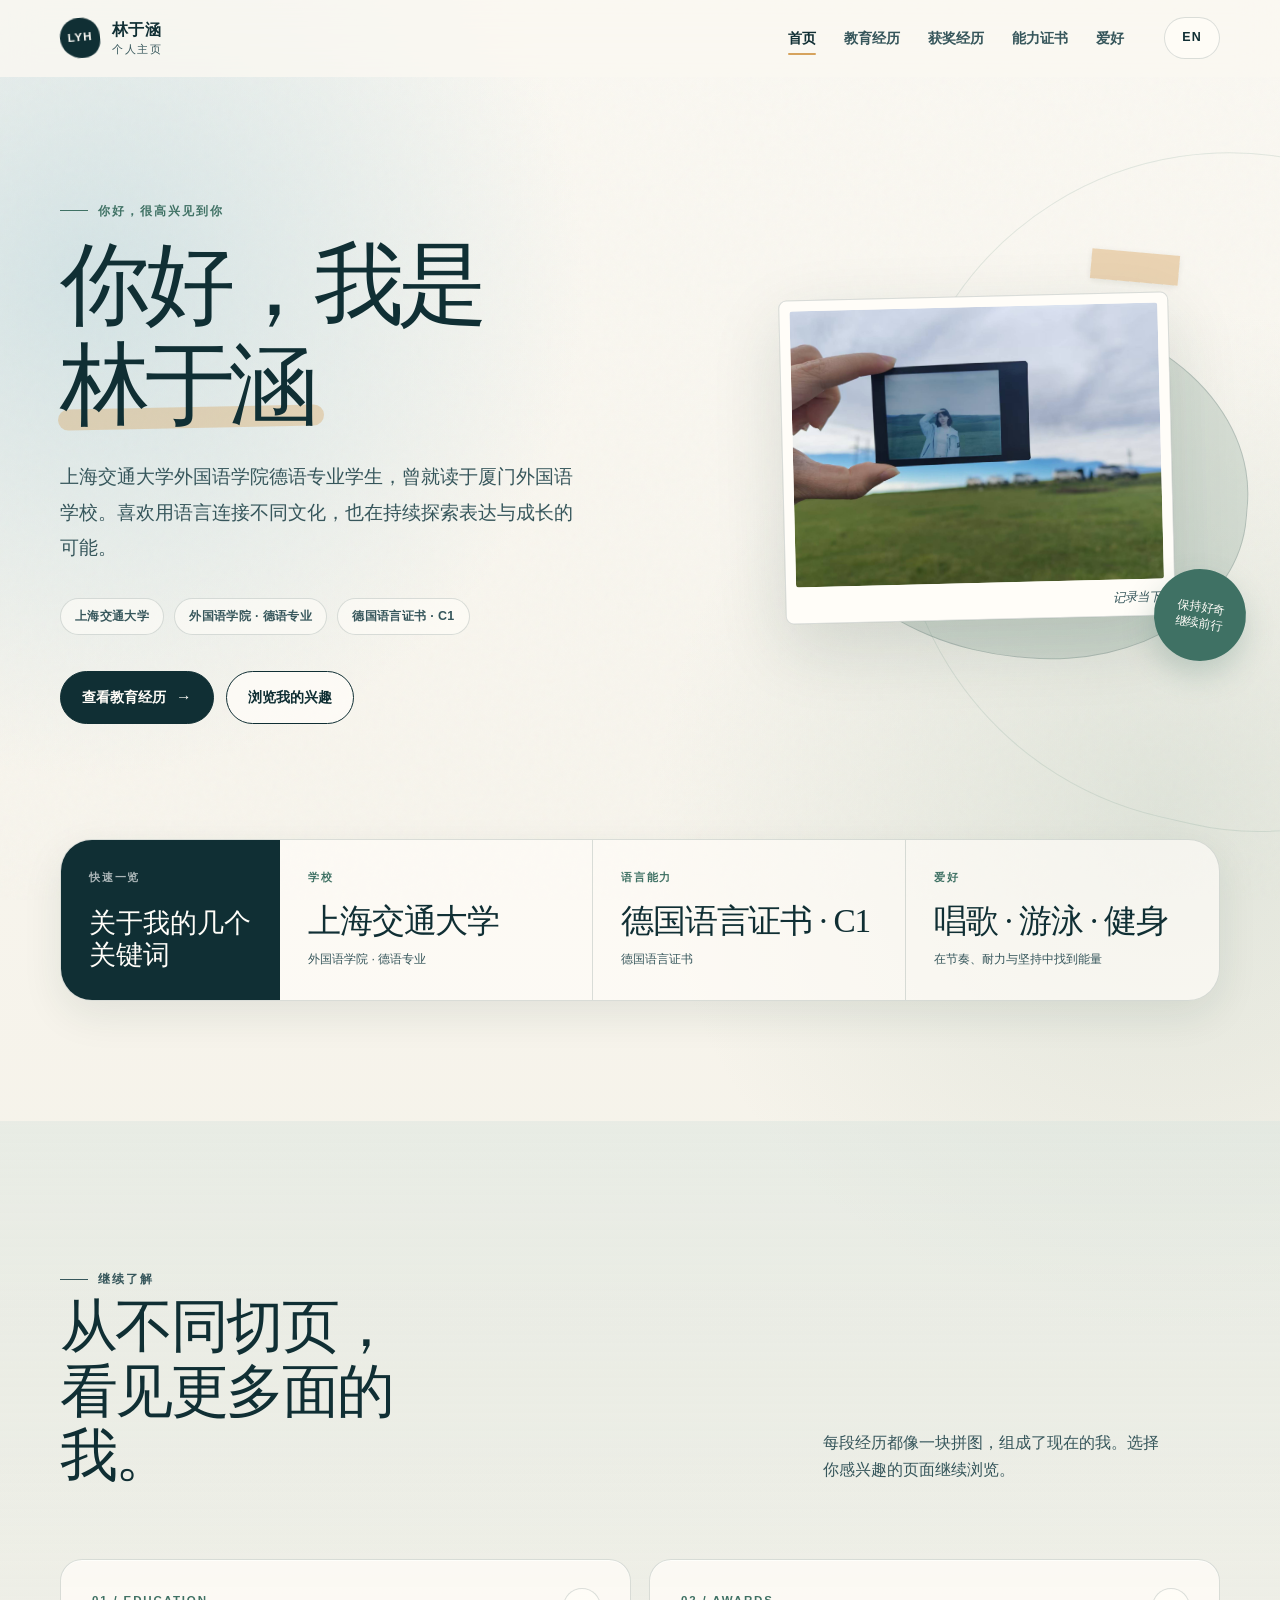
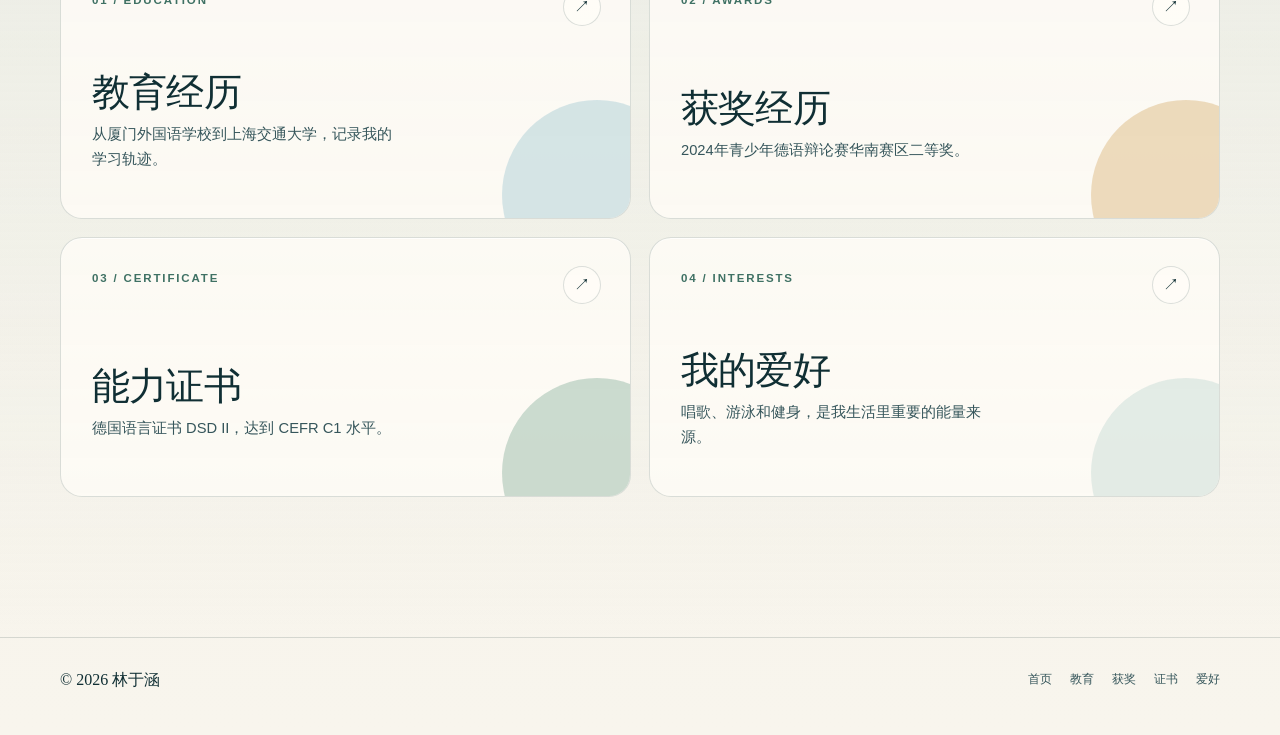
<file: index.html>
<!doctype html>
<html lang="zh-CN" data-title-zh="林于涵｜个人主页" data-title-en="Yuhan Lin | Personal Homepage">
<head>
  <meta charset="utf-8">
  <meta name="viewport" content="width=device-width, initial-scale=1">
  <meta name="theme-color" content="#102f34">
  <meta name="description" content="林于涵的个人主页，包含教育经历、获奖经历、能力证书和兴趣爱好。">
  <title>林于涵｜个人主页</title>
  <link rel="icon" href="assets/favicon.svg" type="image/svg+xml">
  <link rel="stylesheet" href="assets/css/style.css">
  <script>
    document.documentElement.classList.add("js");
    try {
      if (window.localStorage.getItem("lyh-homepage-language") === "en") {
        document.documentElement.lang = "en";
      }
    } catch (error) {}
  </script>
</head>
<body>
  <a class="skip-link" href="#main" data-zh="跳到主要内容" data-en="Skip to main content">跳到主要内容</a>

  <header class="site-header" data-site-header>
    <div class="container header-inner">
      <a class="brand" href="index.html" data-aria-zh="返回首页" data-aria-en="Back to homepage">
        <span class="brand-mark" aria-hidden="true">LYH</span>
        <span class="brand-copy">
          <strong data-content="name" data-zh="林于涵" data-en="Yuhan Lin">林于涵</strong>
          <small data-zh="个人主页" data-en="Personal homepage">个人主页</small>
        </span>
      </a>

      <nav class="site-nav" data-site-nav data-aria-zh="主要导航" data-aria-en="Main navigation">
        <a class="nav-link is-active" href="index.html" aria-current="page" data-zh="首页" data-en="Home">首页</a>
        <a class="nav-link" href="education.html" data-zh="教育经历" data-en="Education">教育经历</a>
        <a class="nav-link" href="awards.html" data-zh="获奖经历" data-en="Awards">获奖经历</a>
        <a class="nav-link" href="certificates.html" data-zh="能力证书" data-en="Certificates">能力证书</a>
        <a class="nav-link" href="hobbies.html" data-zh="爱好" data-en="Interests">爱好</a>
      </nav>

      <button class="lang-toggle" type="button" data-language-toggle aria-pressed="false" data-aria-zh="切换为英文" data-aria-en="Switch to Chinese">
        <span data-zh="EN" data-en="中文">EN</span>
      </button>

      <button class="nav-toggle" type="button" data-nav-toggle aria-expanded="false" data-aria-zh="打开导航菜单" data-aria-en="Open navigation menu">
        <span></span><span></span><span></span>
      </button>
    </div>
  </header>

  <main class="page-content" id="main">
    <section class="home-hero">
      <div class="container hero-grid">
        <div class="hero-copy reveal">
          <p class="eyebrow" data-zh="你好，很高兴见到你" data-en="Hello, nice to meet you">你好，很高兴见到你</p>
          <h1>
            <span data-zh="你好，我是" data-en="Hello, I am">你好，我是</span><br>
            <span class="hero-name" data-content="hero-name" data-zh="林于涵" data-en="Yuhan Lin">林于涵</span>
          </h1>
          <p class="lead" data-content="intro" data-zh="上海交通大学外国语学院德语专业学生，曾就读于厦门外国语学校。喜欢用语言连接不同文化，也在持续探索表达与成长的可能。" data-en="A German major student at the School of Foreign Languages, Shanghai Jiao Tong University, and an alumna of Xiamen Foreign Language School. I enjoy connecting cultures through language and continuing to explore new ways to express and grow.">上海交通大学外国语学院德语专业学生，曾就读于厦门外国语学校。喜欢用语言连接不同文化，也在持续探索表达与成长的可能。</p>

          <div class="hero-meta" aria-label="Personal highlights">
            <span class="pill" data-fact="education-school" data-zh="上海交通大学" data-en="Shanghai Jiao Tong University">上海交通大学</span>
            <span class="pill" data-fact="education-details" data-zh="德语专业" data-en="German Major">德语专业</span>
            <span class="pill" data-fact="certificate">DSD II · C1</span>
          </div>

          <div class="hero-actions">
            <a class="button button-primary" href="education.html">
              <span data-zh="查看教育经历" data-en="View education">查看教育经历</span>
              <span class="button-arrow" aria-hidden="true">→</span>
            </a>
            <a class="button button-secondary" href="hobbies.html">
              <span data-zh="浏览我的兴趣" data-en="Explore my interests">浏览我的兴趣</span>
            </a>
            <div class="contact-links" data-contact-links></div>
          </div>
        </div>

        <div class="photo-stack reveal reveal-delay-1">
          <figure class="photo-frame">
            <img data-content-photo src="assets/images/profile.jpg" width="1706" height="1279" alt="林于涵的照片" data-alt-zh="林于涵的照片" data-alt-en="A photo of Yuhan Lin">
            <figcaption class="photo-caption" data-zh="记录当下" data-en="A moment in time">记录当下</figcaption>
          </figure>
          <div class="hero-note" aria-hidden="true">
            <span><span data-zh="保持好奇" data-en="Stay curious">保持好奇</span><br><span data-zh="继续前行" data-en="Keep going">继续前行</span></span>
          </div>
        </div>
      </div>
    </section>

    <section class="quick-facts">
      <div class="container">
        <div class="facts-shell reveal">
          <div class="fact fact-intro">
            <small data-zh="快速一览" data-en="At a glance">快速一览</small>
            <strong data-zh="关于我的几个关键词" data-en="A few keywords about me">关于我的几个关键词</strong>
          </div>
          <div class="fact">
            <span class="fact-label" data-zh="学校" data-en="University">学校</span>
            <span class="fact-value" data-fact="education-school" data-zh="上海交通大学" data-en="Shanghai Jiao Tong University">上海交通大学</span>
            <span class="fact-note" data-fact="education-details" data-zh="外国语学院 · 德语专业" data-en="School of Foreign Languages · German">外国语学院 · 德语专业</span>
          </div>
          <div class="fact">
            <span class="fact-label" data-zh="语言能力" data-en="Language">语言能力</span>
            <span class="fact-value" data-fact="certificate">DSD II · C1</span>
            <span class="fact-note" data-fact="certificate-note" data-zh="德国语言证书" data-en="German Language Certificate">德国语言证书</span>
          </div>
          <div class="fact">
            <span class="fact-label" data-zh="爱好" data-en="Interests">爱好</span>
            <span class="fact-value" data-fact="hobbies" data-zh="唱歌 · 游泳 · 健身" data-en="Singing · Swimming · Fitness">唱歌 · 游泳 · 健身</span>
            <span class="fact-note" data-zh="在节奏、耐力与坚持中找到能量" data-en="Finding energy through rhythm, endurance, and consistency">在节奏、耐力与坚持中找到能量</span>
          </div>
        </div>
      </div>
    </section>

    <section class="home-map">
      <div class="container">
        <div class="section-heading reveal">
          <div>
            <p class="eyebrow" data-zh="继续了解" data-en="Get to know me">继续了解</p>
            <h2 data-zh="从不同切页，看见更多面的我。" data-en="Discover more about me, one page at a time.">从不同切页，看见更多面的我。</h2>
          </div>
          <p data-zh="每段经历都像一块拼图，组成了现在的我。选择你感兴趣的页面继续浏览。" data-en="Each experience is a piece of the puzzle that makes up who I am. Choose a page that sparks your curiosity.">每段经历都像一块拼图，组成了现在的我。选择你感兴趣的页面继续浏览。</p>
        </div>

        <div class="card-grid">
          <a class="route-card reveal" href="education.html" style="--card-accent: #c5dbe0;">
            <span class="route-index">01 / EDUCATION</span>
            <span class="route-arrow" aria-hidden="true">↗</span>
            <h3 data-zh="教育经历" data-en="Education">教育经历</h3>
            <p data-zh="从厦门外国语学校到上海交通大学，记录我的学习轨迹。" data-en="From Xiamen Foreign Language School to Shanghai Jiao Tong University, tracing my learning journey.">从厦门外国语学校到上海交通大学，记录我的学习轨迹。</p>
          </a>
          <a class="route-card reveal reveal-delay-1" href="awards.html" style="--card-accent: #e7cda7;">
            <span class="route-index">02 / AWARDS</span>
            <span class="route-arrow" aria-hidden="true">↗</span>
            <h3 data-zh="获奖经历" data-en="Awards">获奖经历</h3>
            <p data-zh="2024年青少年德语辩论赛华南赛区二等奖。" data-en="Second Prize in the South China Region of the 2024 Youth German Debate Competition.">2024年青少年德语辩论赛华南赛区二等奖。</p>
          </a>
          <a class="route-card reveal" href="certificates.html" style="--card-accent: #b8cec0;">
            <span class="route-index">03 / CERTIFICATE</span>
            <span class="route-arrow" aria-hidden="true">↗</span>
            <h3 data-zh="能力证书" data-en="Certificates">能力证书</h3>
            <p data-zh="德国语言证书 DSD II，达到 CEFR C1 水平。" data-en="German Language Certificate DSD II, aligned with CEFR level C1.">德国语言证书 DSD II，达到 CEFR C1 水平。</p>
          </a>
          <a class="route-card reveal reveal-delay-1" href="hobbies.html" style="--card-accent: #d9e5df;">
            <span class="route-index">04 / INTERESTS</span>
            <span class="route-arrow" aria-hidden="true">↗</span>
            <h3 data-zh="我的爱好" data-en="My Interests">我的爱好</h3>
            <p data-zh="唱歌、游泳和健身，是我生活里重要的能量来源。" data-en="Singing, swimming, and fitness are important sources of energy in my life.">唱歌、游泳和健身，是我生活里重要的能量来源。</p>
          </a>
        </div>
      </div>
    </section>
  </main>

  <footer class="site-footer">
    <div class="container footer-inner">
      <span class="footer-brand">© <span data-current-year>2026</span> <span data-content="name" data-zh="林于涵" data-en="Yuhan Lin">林于涵</span></span>
      <nav class="footer-links" data-aria-zh="页脚导航" data-aria-en="Footer navigation">
        <a href="index.html" data-zh="首页" data-en="Home">首页</a>
        <a href="education.html" data-zh="教育" data-en="Education">教育</a>
        <a href="awards.html" data-zh="获奖" data-en="Awards">获奖</a>
        <a href="certificates.html" data-zh="证书" data-en="Certificates">证书</a>
        <a href="hobbies.html" data-zh="爱好" data-en="Interests">爱好</a>
      </nav>
    </div>
  </footer>

  <script src="assets/js/content-data.js"></script>
  <script src="assets/js/site.js"></script>
</body>
</html>
</file>
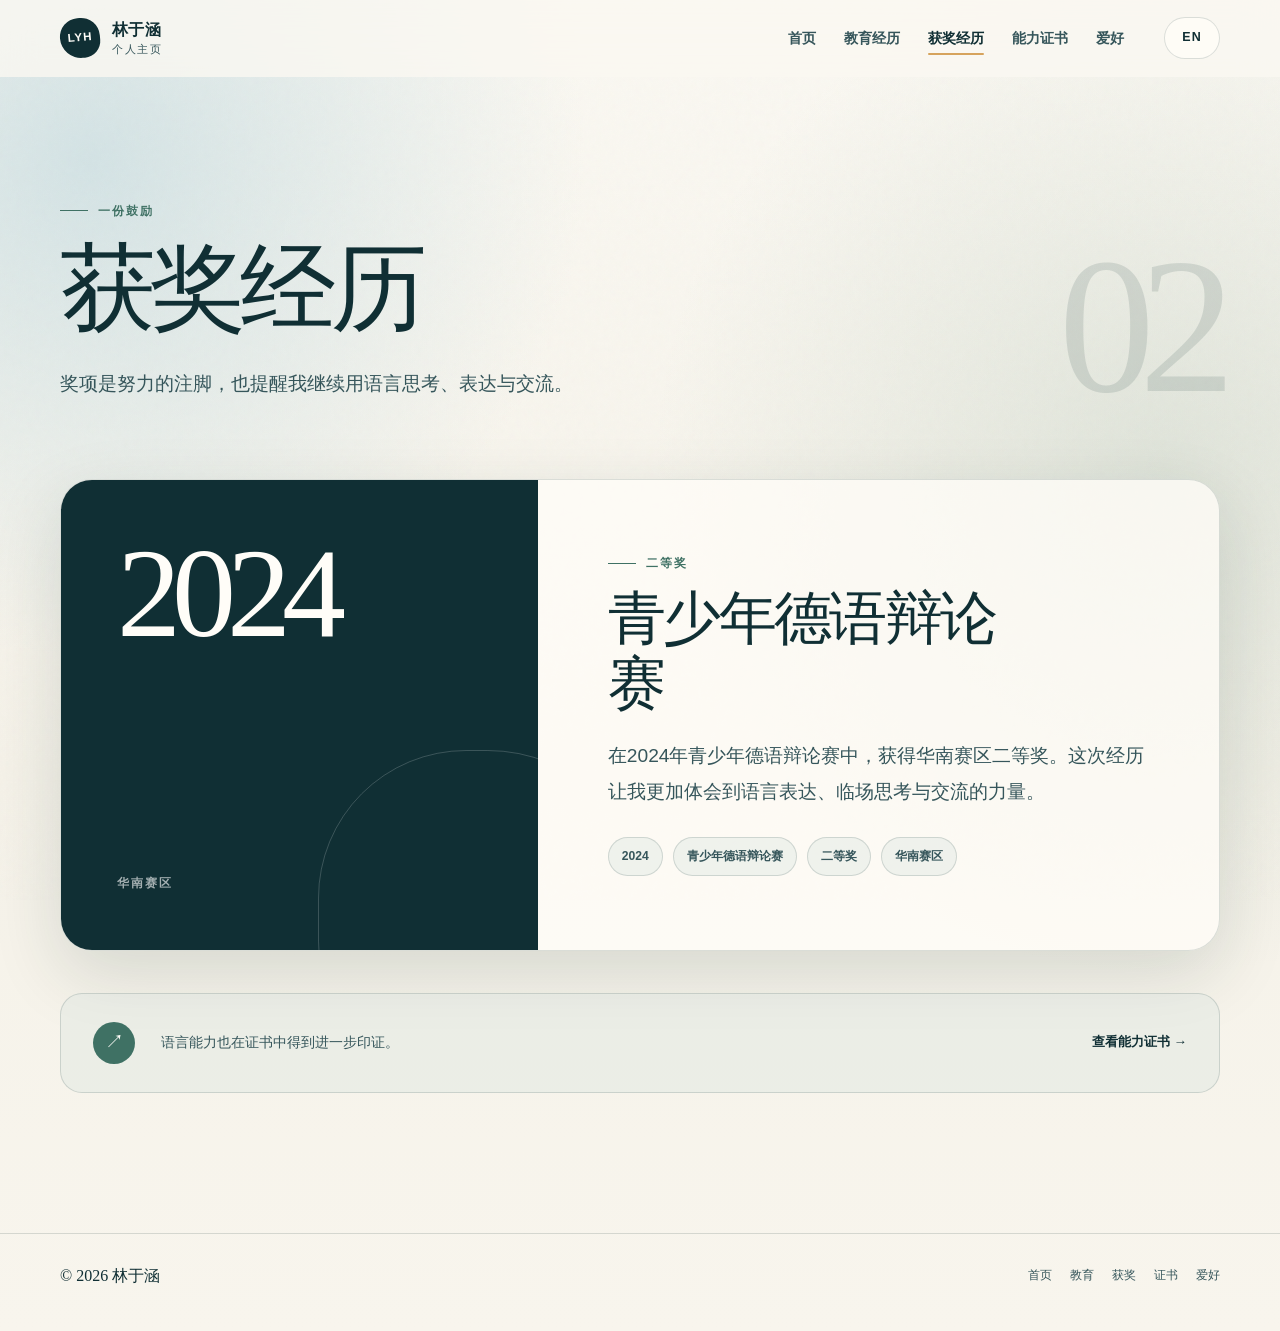
<file: awards.html>
<!doctype html>
<html lang="zh-CN" data-title-zh="获奖经历｜林于涵" data-title-en="Awards | Yuhan Lin">
<head>
  <meta charset="utf-8">
  <meta name="viewport" content="width=device-width, initial-scale=1">
  <meta name="theme-color" content="#102f34">
  <meta name="description" content="林于涵的获奖经历：2024年青少年德语辩论赛华南赛区二等奖。">
  <title>获奖经历｜林于涵</title>
  <link rel="icon" href="assets/favicon.svg" type="image/svg+xml">
  <link rel="stylesheet" href="assets/css/style.css">
  <script>document.documentElement.classList.add("js");try{if(window.localStorage.getItem("lyh-homepage-language")==="en")document.documentElement.lang="en";}catch(error){}</script>
</head>
<body>
  <a class="skip-link" href="#main" data-zh="跳到主要内容" data-en="Skip to main content">跳到主要内容</a>
  <header class="site-header" data-site-header>
    <div class="container header-inner">
      <a class="brand" href="index.html" data-aria-zh="返回首页" data-aria-en="Back to homepage">
        <span class="brand-mark" aria-hidden="true">LYH</span>
        <span class="brand-copy"><strong data-content="name" data-zh="林于涵" data-en="Yuhan Lin">林于涵</strong><small data-zh="个人主页" data-en="Personal homepage">个人主页</small></span>
      </a>
      <nav class="site-nav" data-site-nav data-aria-zh="主要导航" data-aria-en="Main navigation">
        <a class="nav-link" href="index.html" data-zh="首页" data-en="Home">首页</a>
        <a class="nav-link" href="education.html" data-zh="教育经历" data-en="Education">教育经历</a>
        <a class="nav-link is-active" href="awards.html" aria-current="page" data-zh="获奖经历" data-en="Awards">获奖经历</a>
        <a class="nav-link" href="certificates.html" data-zh="能力证书" data-en="Certificates">能力证书</a>
        <a class="nav-link" href="hobbies.html" data-zh="爱好" data-en="Interests">爱好</a>
      </nav>
      <button class="lang-toggle" type="button" data-language-toggle aria-pressed="false" data-aria-zh="切换为英文" data-aria-en="Switch to Chinese"><span data-zh="EN" data-en="中文">EN</span></button>
      <button class="nav-toggle" type="button" data-nav-toggle aria-expanded="false" data-aria-zh="打开导航菜单" data-aria-en="Open navigation menu"><span></span><span></span><span></span></button>
    </div>
  </header>

  <main class="page-content" id="main">
    <section class="inner-hero">
      <div class="container inner-hero-grid">
        <div class="reveal">
          <p class="eyebrow" data-zh="一份鼓励" data-en="A meaningful recognition">一份鼓励</p>
          <h1 data-zh="获奖经历" data-en="Awards">获奖经历</h1>
          <p class="lead" data-zh="奖项是努力的注脚，也提醒我继续用语言思考、表达与交流。" data-en="An award is a footnote to hard work and a reminder to keep thinking, expressing, and communicating through language.">奖项是努力的注脚，也提醒我继续用语言思考、表达与交流。</p>
        </div>
        <div class="page-number" aria-hidden="true">02</div>
      </div>
    </section>

    <section class="content-section">
      <div class="container">
        <div class="content-list" data-render="awards">
          <article class="award-feature reveal">
          <div class="award-year-panel">
            <span class="award-year">2024</span>
            <small data-zh="德语辩论 · 华南赛区" data-en="German Debate · South China">德语辩论 · 华南赛区</small>
          </div>
          <div class="award-copy">
            <p class="eyebrow" data-zh="二等奖" data-en="Second Prize">二等奖</p>
            <h2 data-zh="青少年德语辩论赛华南赛区二等奖" data-en="Second Prize in the South China Region of the Youth German Debate Competition">青少年德语辩论赛华南赛区二等奖</h2>
            <p class="lead" data-zh="在2024年青少年德语辩论赛中，获得华南赛区二等奖。这次经历让我更加体会到语言表达、临场思考与交流的力量。" data-en="I won second prize in the South China Region of the 2024 Youth German Debate Competition. This experience deepened my appreciation for expression, quick thinking, and communication.">在2024年青少年德语辩论赛中，获得华南赛区二等奖。这次经历让我更加体会到语言表达、临场思考与交流的力量。</p>
            <div class="award-tags">
              <span class="tag" data-zh="2024" data-en="2024">2024</span>
              <span class="tag" data-zh="德语辩论" data-en="German Debate">德语辩论</span>
              <span class="tag" data-zh="华南赛区" data-en="South China Region">华南赛区</span>
              <span class="tag" data-zh="二等奖" data-en="Second Prize">二等奖</span>
            </div>
          </div>
        </article>
        </div>

        <div class="closing-note reveal">
          <span class="note-mark" aria-hidden="true">↗</span>
          <p data-zh="语言能力也在证书中得到进一步印证。" data-en="My language journey is also reflected in the certificates I have earned.">语言能力也在证书中得到进一步印证。</p>
          <a href="certificates.html" data-zh="查看能力证书 →" data-en="View certificates →">查看能力证书 →</a>
        </div>
      </div>
    </section>
  </main>

  <footer class="site-footer">
    <div class="container footer-inner">
      <span class="footer-brand">© <span data-current-year>2026</span> <span data-content="name" data-zh="林于涵" data-en="Yuhan Lin">林于涵</span></span>
      <nav class="footer-links" data-aria-zh="页脚导航" data-aria-en="Footer navigation">
        <a href="index.html" data-zh="首页" data-en="Home">首页</a>
        <a href="education.html" data-zh="教育" data-en="Education">教育</a>
        <a href="awards.html" data-zh="获奖" data-en="Awards">获奖</a>
        <a href="certificates.html" data-zh="证书" data-en="Certificates">证书</a>
        <a href="hobbies.html" data-zh="爱好" data-en="Interests">爱好</a>
      </nav>
    </div>
  </footer>
  <script src="assets/js/content-data.js"></script>
  <script src="assets/js/site.js"></script>
</body>
</html>
</file>
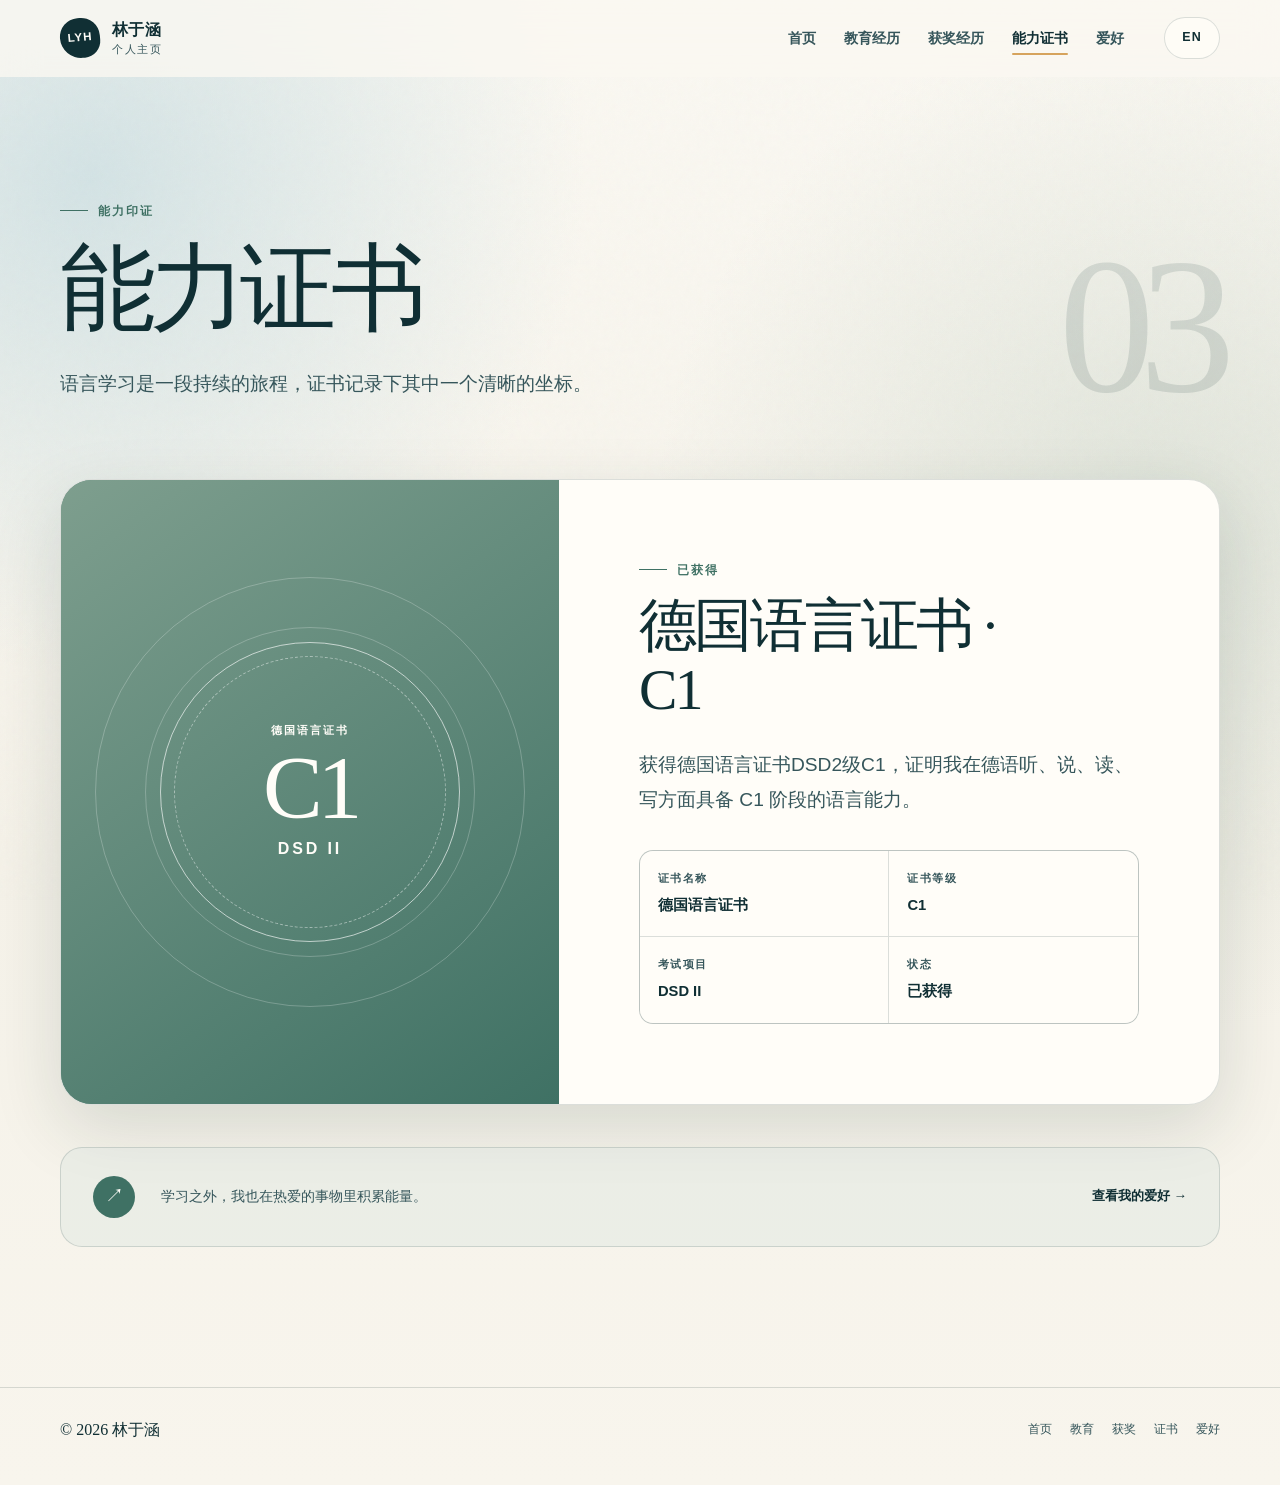
<file: certificates.html>
<!doctype html>
<html lang="zh-CN" data-title-zh="能力证书｜林于涵" data-title-en="Certificates | Yuhan Lin">
<head>
  <meta charset="utf-8">
  <meta name="viewport" content="width=device-width, initial-scale=1">
  <meta name="theme-color" content="#102f34">
  <meta name="description" content="林于涵的能力证书：德国语言证书 DSD II，C1级。">
  <title>能力证书｜林于涵</title>
  <link rel="icon" href="assets/favicon.svg" type="image/svg+xml">
  <link rel="stylesheet" href="assets/css/style.css">
  <script>document.documentElement.classList.add("js");try{if(window.localStorage.getItem("lyh-homepage-language")==="en")document.documentElement.lang="en";}catch(error){}</script>
</head>
<body>
  <a class="skip-link" href="#main" data-zh="跳到主要内容" data-en="Skip to main content">跳到主要内容</a>
  <header class="site-header" data-site-header>
    <div class="container header-inner">
      <a class="brand" href="index.html" data-aria-zh="返回首页" data-aria-en="Back to homepage">
        <span class="brand-mark" aria-hidden="true">LYH</span>
        <span class="brand-copy"><strong data-content="name" data-zh="林于涵" data-en="Yuhan Lin">林于涵</strong><small data-zh="个人主页" data-en="Personal homepage">个人主页</small></span>
      </a>
      <nav class="site-nav" data-site-nav data-aria-zh="主要导航" data-aria-en="Main navigation">
        <a class="nav-link" href="index.html" data-zh="首页" data-en="Home">首页</a>
        <a class="nav-link" href="education.html" data-zh="教育经历" data-en="Education">教育经历</a>
        <a class="nav-link" href="awards.html" data-zh="获奖经历" data-en="Awards">获奖经历</a>
        <a class="nav-link is-active" href="certificates.html" aria-current="page" data-zh="能力证书" data-en="Certificates">能力证书</a>
        <a class="nav-link" href="hobbies.html" data-zh="爱好" data-en="Interests">爱好</a>
      </nav>
      <button class="lang-toggle" type="button" data-language-toggle aria-pressed="false" data-aria-zh="切换为英文" data-aria-en="Switch to Chinese"><span data-zh="EN" data-en="中文">EN</span></button>
      <button class="nav-toggle" type="button" data-nav-toggle aria-expanded="false" data-aria-zh="打开导航菜单" data-aria-en="Open navigation menu"><span></span><span></span><span></span></button>
    </div>
  </header>

  <main class="page-content" id="main">
    <section class="inner-hero">
      <div class="container inner-hero-grid">
        <div class="reveal">
          <p class="eyebrow" data-zh="能力印证" data-en="A mark of ability">能力印证</p>
          <h1 data-zh="能力证书" data-en="Certificates">能力证书</h1>
          <p class="lead" data-zh="语言学习是一段持续的旅程，证书记录下其中一个清晰的坐标。" data-en="Language learning is an ongoing journey, and this certificate marks a clear point along the way.">语言学习是一段持续的旅程，证书记录下其中一个清晰的坐标。</p>
        </div>
        <div class="page-number" aria-hidden="true">03</div>
      </div>
    </section>

    <section class="content-section">
      <div class="container">
        <div class="content-list" data-render="certificates">
          <article class="certificate-card reveal">
          <div class="certificate-visual" aria-hidden="true">
            <div class="certificate-emblem">
              <div class="emblem-inner">
                <span class="emblem-small" data-zh="德国语言证书" data-en="German Language Certificate">德国语言证书</span>
                <span class="emblem-level">C1</span>
                <span class="emblem-code">DSD II</span>
              </div>
            </div>
          </div>
          <div class="certificate-copy">
            <p class="eyebrow" data-zh="已获得" data-en="Earned">已获得</p>
            <h2 data-zh="德国语言证书 DSD II · C1" data-en="German Language Certificate DSD II · C1">德国语言证书 DSD II · C1</h2>
            <p class="lead" data-zh="获得德国语言证书DSD2级C1，证明我在德语听、说、读、写方面具备 C1 阶段的语言能力。" data-en="I have earned the German Language Certificate DSD II at level C1, reflecting my German listening, speaking, reading, and writing abilities at the C1 stage.">获得德国语言证书DSD2级C1，证明我在德语听、说、读、写方面具备 C1 阶段的语言能力。</p>
            <div class="certificate-details">
              <div class="detail-item">
                <small data-zh="证书名称" data-en="Certificate">证书名称</small>
                <strong data-zh="德国语言证书" data-en="German Language Certificate">德国语言证书</strong>
              </div>
              <div class="detail-item">
                <small data-zh="证书等级" data-en="Level">证书等级</small>
                <strong>C1</strong>
              </div>
              <div class="detail-item">
                <small data-zh="考试项目" data-en="Diploma">考试项目</small>
                <strong>DSD II</strong>
              </div>
              <div class="detail-item">
                <small data-zh="状态" data-en="Status">状态</small>
                <strong data-zh="已获得" data-en="Earned">已获得</strong>
              </div>
            </div>
          </div>
        </article>
        </div>

        <div class="closing-note reveal">
          <span class="note-mark" aria-hidden="true">↗</span>
          <p data-zh="学习之外，我也在热爱的事物里积累能量。" data-en="Beyond studying, I also find energy in the things I love.">学习之外，我也在热爱的事物里积累能量。</p>
          <a href="hobbies.html" data-zh="查看我的爱好 →" data-en="View my interests →">查看我的爱好 →</a>
        </div>
      </div>
    </section>
  </main>

  <footer class="site-footer">
    <div class="container footer-inner">
      <span class="footer-brand">© <span data-current-year>2026</span> <span data-content="name" data-zh="林于涵" data-en="Yuhan Lin">林于涵</span></span>
      <nav class="footer-links" data-aria-zh="页脚导航" data-aria-en="Footer navigation">
        <a href="index.html" data-zh="首页" data-en="Home">首页</a>
        <a href="education.html" data-zh="教育" data-en="Education">教育</a>
        <a href="awards.html" data-zh="获奖" data-en="Awards">获奖</a>
        <a href="certificates.html" data-zh="证书" data-en="Certificates">证书</a>
        <a href="hobbies.html" data-zh="爱好" data-en="Interests">爱好</a>
      </nav>
    </div>
  </footer>
  <script src="assets/js/content-data.js"></script>
  <script src="assets/js/site.js"></script>
</body>
</html>
</file>
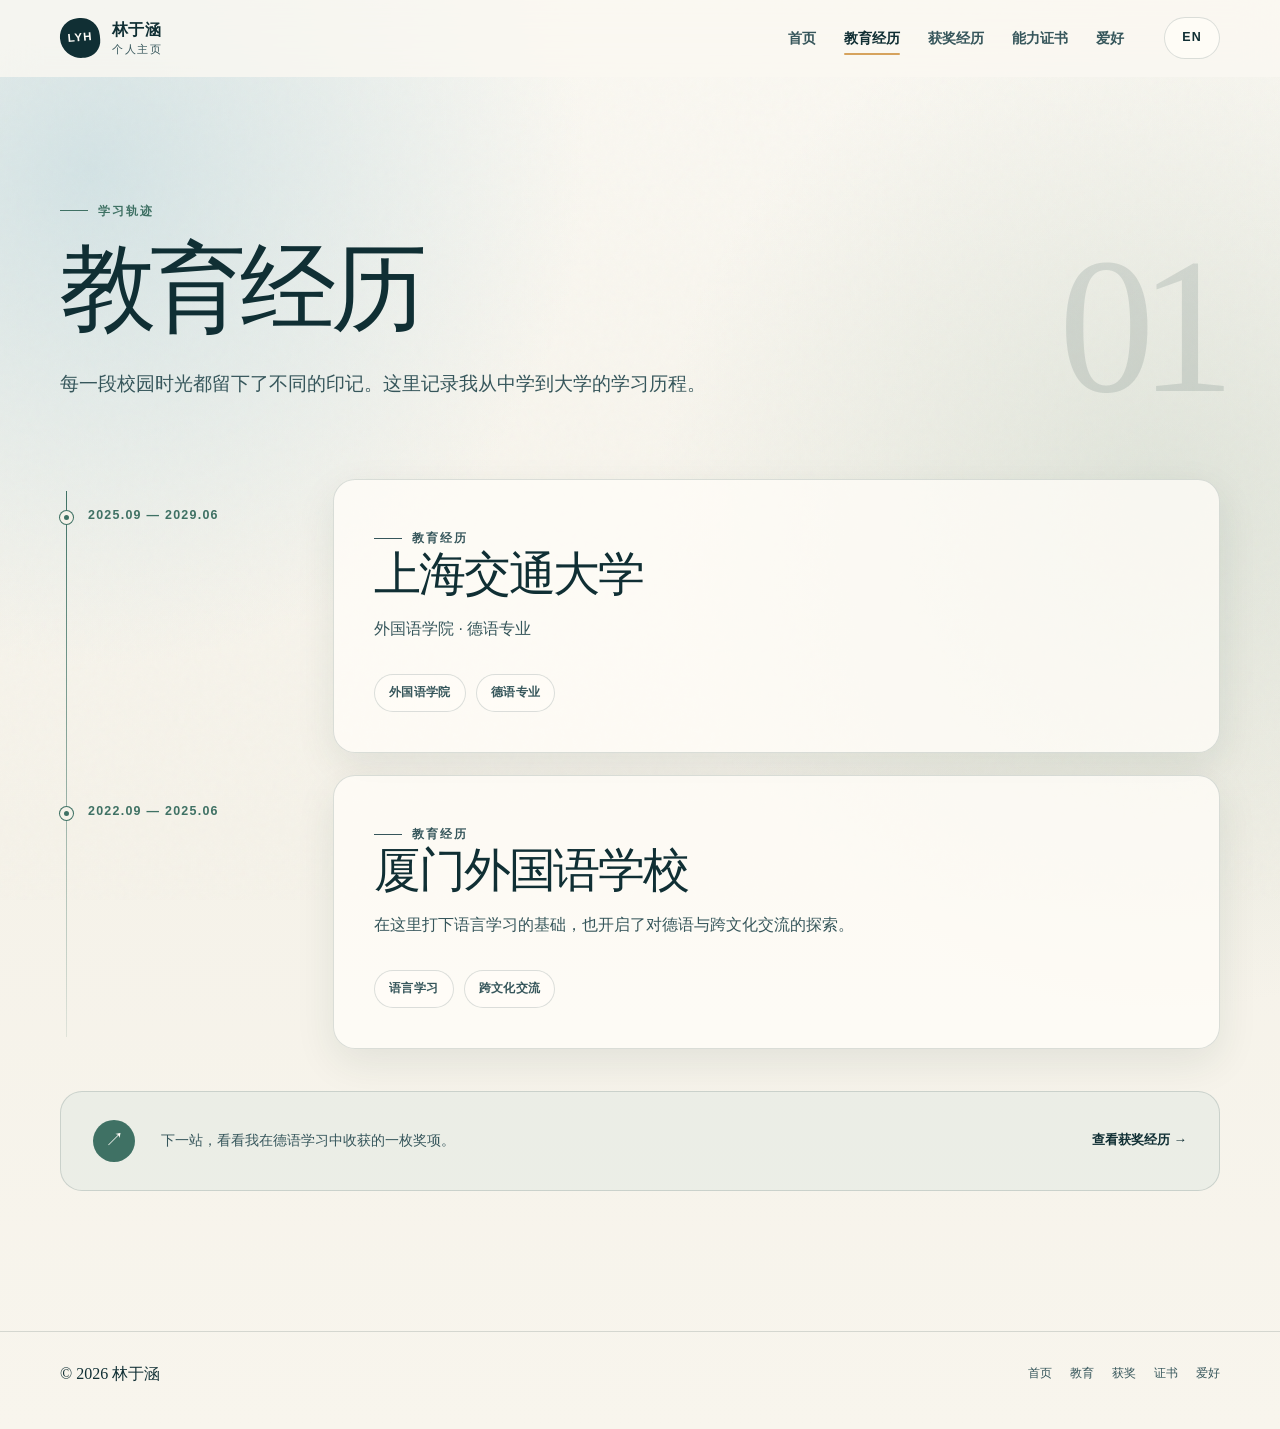
<file: education.html>
<!doctype html>
<html lang="zh-CN" data-title-zh="教育经历｜林于涵" data-title-en="Education | Yuhan Lin">
<head>
  <meta charset="utf-8">
  <meta name="viewport" content="width=device-width, initial-scale=1">
  <meta name="theme-color" content="#102f34">
  <meta name="description" content="林于涵的教育经历：上海交通大学与厦门外国语学校。">
  <title>教育经历｜林于涵</title>
  <link rel="icon" href="assets/favicon.svg" type="image/svg+xml">
  <link rel="stylesheet" href="assets/css/style.css">
  <script>document.documentElement.classList.add("js");try{if(window.localStorage.getItem("lyh-homepage-language")==="en")document.documentElement.lang="en";}catch(error){}</script>
</head>
<body>
  <a class="skip-link" href="#main" data-zh="跳到主要内容" data-en="Skip to main content">跳到主要内容</a>
  <header class="site-header" data-site-header>
    <div class="container header-inner">
      <a class="brand" href="index.html" data-aria-zh="返回首页" data-aria-en="Back to homepage">
        <span class="brand-mark" aria-hidden="true">LYH</span>
        <span class="brand-copy"><strong data-content="name" data-zh="林于涵" data-en="Yuhan Lin">林于涵</strong><small data-zh="个人主页" data-en="Personal homepage">个人主页</small></span>
      </a>
      <nav class="site-nav" data-site-nav data-aria-zh="主要导航" data-aria-en="Main navigation">
        <a class="nav-link" href="index.html" data-zh="首页" data-en="Home">首页</a>
        <a class="nav-link is-active" href="education.html" aria-current="page" data-zh="教育经历" data-en="Education">教育经历</a>
        <a class="nav-link" href="awards.html" data-zh="获奖经历" data-en="Awards">获奖经历</a>
        <a class="nav-link" href="certificates.html" data-zh="能力证书" data-en="Certificates">能力证书</a>
        <a class="nav-link" href="hobbies.html" data-zh="爱好" data-en="Interests">爱好</a>
      </nav>
      <button class="lang-toggle" type="button" data-language-toggle aria-pressed="false" data-aria-zh="切换为英文" data-aria-en="Switch to Chinese"><span data-zh="EN" data-en="中文">EN</span></button>
      <button class="nav-toggle" type="button" data-nav-toggle aria-expanded="false" data-aria-zh="打开导航菜单" data-aria-en="Open navigation menu"><span></span><span></span><span></span></button>
    </div>
  </header>

  <main class="page-content" id="main">
    <section class="inner-hero">
      <div class="container inner-hero-grid">
        <div class="reveal">
          <p class="eyebrow" data-zh="学习轨迹" data-en="Learning journey">学习轨迹</p>
          <h1 data-zh="教育经历" data-en="Education">教育经历</h1>
          <p class="lead" data-zh="每一段校园时光都留下了不同的印记。这里记录我从中学到大学的学习历程。" data-en="Every chapter at school has left a distinct mark. Here is my learning journey from secondary school to university.">每一段校园时光都留下了不同的印记。这里记录我从中学到大学的学习历程。</p>
        </div>
        <div class="page-number" aria-hidden="true">01</div>
      </div>
    </section>

    <section class="content-section">
      <div class="container">
        <div class="timeline" data-render="education">
          <article class="timeline-item reveal">
            <div class="timeline-date">2025.09 — 2029.06</div>
            <div class="timeline-card">
              <p class="eyebrow" data-zh="现就读" data-en="Currently studying">现就读</p>
              <h2 data-zh="上海交通大学" data-en="Shanghai Jiao Tong University">上海交通大学</h2>
              <p data-zh="外国语学院 · 德语专业" data-en="School of Foreign Languages · German Major">外国语学院 · 德语专业</p>
              <span class="school-location" data-zh="本科阶段" data-en="Undergraduate">本科阶段</span>
              <div class="hero-meta">
                <span class="pill" data-zh="外国语学院" data-en="School of Foreign Languages">外国语学院</span>
                <span class="pill" data-zh="德语专业" data-en="German Major">德语专业</span>
              </div>
            </div>
          </article>

          <article class="timeline-item reveal">
            <div class="timeline-date">2022.09 — 2025.06</div>
            <div class="timeline-card">
              <p class="eyebrow" data-zh="中学阶段" data-en="Secondary school">中学阶段</p>
              <h2 data-zh="厦门外国语学校" data-en="Xiamen Foreign Language School">厦门外国语学校</h2>
              <p data-zh="在这里打下语言学习的基础，也开启了对德语与跨文化交流的探索。" data-en="This is where I built the foundation of my language learning and began exploring German and cross-cultural communication.">在这里打下语言学习的基础，也开启了对德语与跨文化交流的探索。</p>
              <span class="school-location" data-zh="2022 — 2025" data-en="2022 — 2025">2022 — 2025</span>
            </div>
          </article>
        </div>

        <div class="closing-note reveal">
          <span class="note-mark" aria-hidden="true">↗</span>
          <p data-zh="下一站，看看我在德语学习中收获的一枚奖项。" data-en="Next, discover an award I earned through German learning.">下一站，看看我在德语学习中收获的一枚奖项。</p>
          <a href="awards.html" data-zh="查看获奖经历 →" data-en="View awards →">查看获奖经历 →</a>
        </div>
      </div>
    </section>
  </main>

  <footer class="site-footer">
    <div class="container footer-inner">
      <span class="footer-brand">© <span data-current-year>2026</span> <span data-content="name" data-zh="林于涵" data-en="Yuhan Lin">林于涵</span></span>
      <nav class="footer-links" data-aria-zh="页脚导航" data-aria-en="Footer navigation">
        <a href="index.html" data-zh="首页" data-en="Home">首页</a>
        <a href="education.html" data-zh="教育" data-en="Education">教育</a>
        <a href="awards.html" data-zh="获奖" data-en="Awards">获奖</a>
        <a href="certificates.html" data-zh="证书" data-en="Certificates">证书</a>
        <a href="hobbies.html" data-zh="爱好" data-en="Interests">爱好</a>
      </nav>
    </div>
  </footer>
  <script src="assets/js/content-data.js"></script>
  <script src="assets/js/site.js"></script>
</body>
</html>
</file>
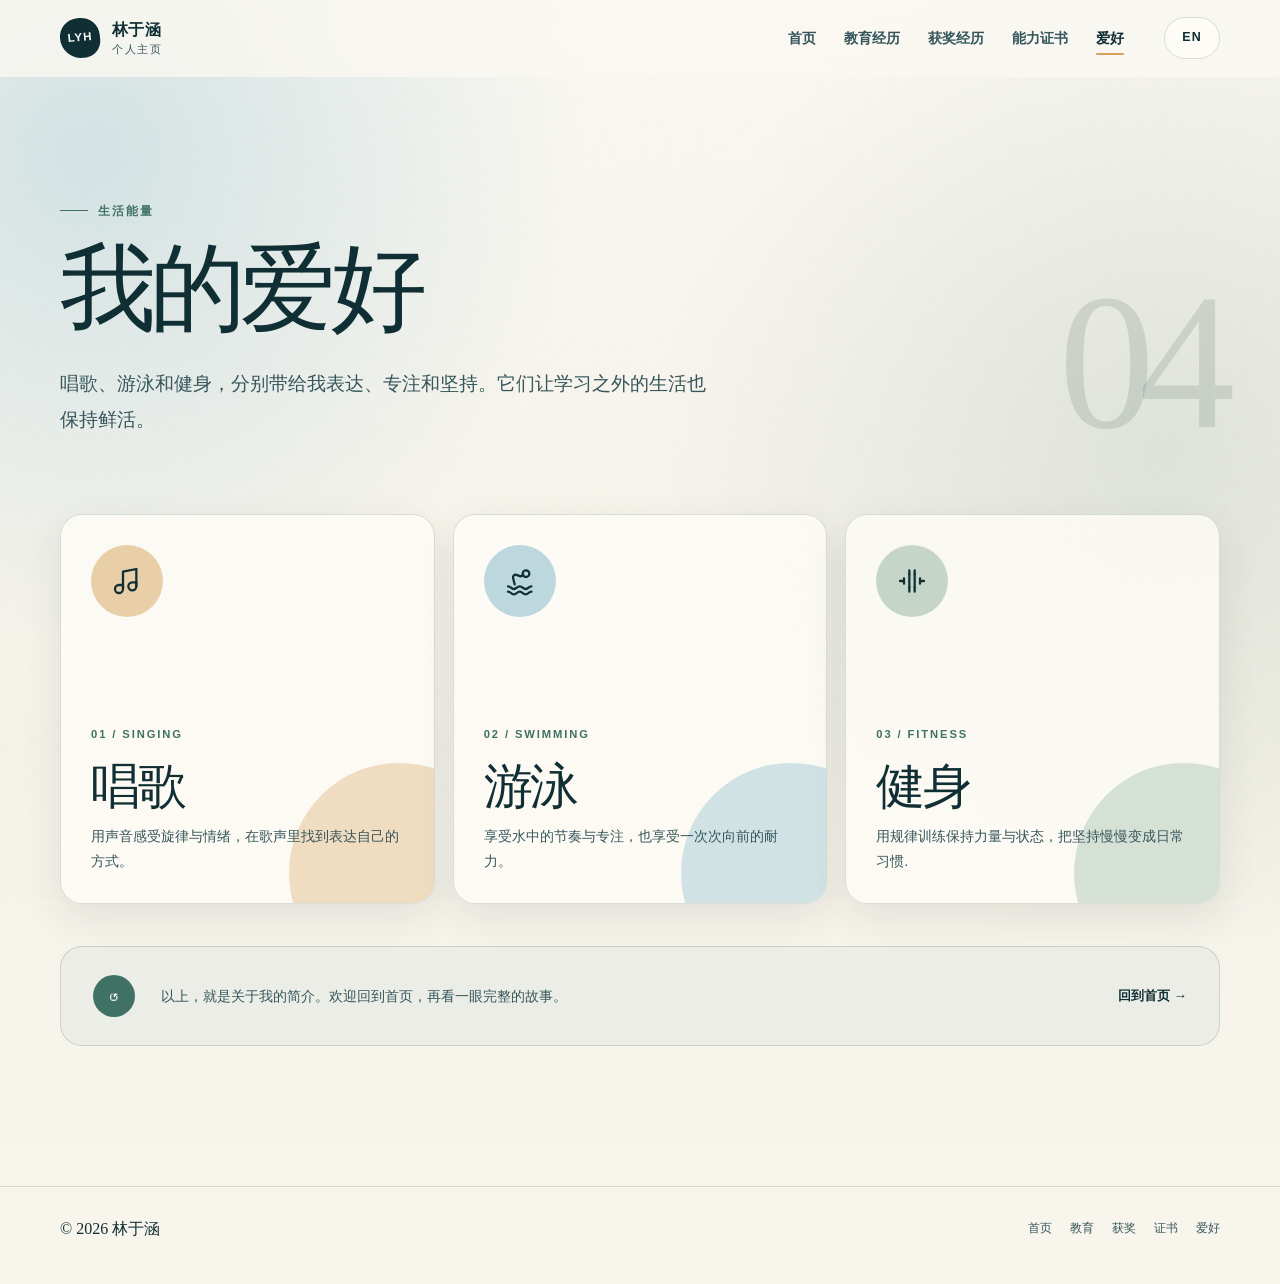
<file: hobbies.html>
<!doctype html>
<html lang="zh-CN" data-title-zh="爱好｜林于涵" data-title-en="Interests | Yuhan Lin">
<head>
  <meta charset="utf-8">
  <meta name="viewport" content="width=device-width, initial-scale=1">
  <meta name="theme-color" content="#102f34">
  <meta name="description" content="林于涵的爱好：唱歌、游泳和健身。">
  <title>爱好｜林于涵</title>
  <link rel="icon" href="assets/favicon.svg" type="image/svg+xml">
  <link rel="stylesheet" href="assets/css/style.css">
  <script>document.documentElement.classList.add("js");try{if(window.localStorage.getItem("lyh-homepage-language")==="en")document.documentElement.lang="en";}catch(error){}</script>
</head>
<body>
  <a class="skip-link" href="#main" data-zh="跳到主要内容" data-en="Skip to main content">跳到主要内容</a>
  <header class="site-header" data-site-header>
    <div class="container header-inner">
      <a class="brand" href="index.html" data-aria-zh="返回首页" data-aria-en="Back to homepage">
        <span class="brand-mark" aria-hidden="true">LYH</span>
        <span class="brand-copy"><strong data-content="name" data-zh="林于涵" data-en="Yuhan Lin">林于涵</strong><small data-zh="个人主页" data-en="Personal homepage">个人主页</small></span>
      </a>
      <nav class="site-nav" data-site-nav data-aria-zh="主要导航" data-aria-en="Main navigation">
        <a class="nav-link" href="index.html" data-zh="首页" data-en="Home">首页</a>
        <a class="nav-link" href="education.html" data-zh="教育经历" data-en="Education">教育经历</a>
        <a class="nav-link" href="awards.html" data-zh="获奖经历" data-en="Awards">获奖经历</a>
        <a class="nav-link" href="certificates.html" data-zh="能力证书" data-en="Certificates">能力证书</a>
        <a class="nav-link is-active" href="hobbies.html" aria-current="page" data-zh="爱好" data-en="Interests">爱好</a>
      </nav>
      <button class="lang-toggle" type="button" data-language-toggle aria-pressed="false" data-aria-zh="切换为英文" data-aria-en="Switch to Chinese"><span data-zh="EN" data-en="中文">EN</span></button>
      <button class="nav-toggle" type="button" data-nav-toggle aria-expanded="false" data-aria-zh="打开导航菜单" data-aria-en="Open navigation menu"><span></span><span></span><span></span></button>
    </div>
  </header>

  <main class="page-content" id="main">
    <section class="inner-hero">
      <div class="container inner-hero-grid">
        <div class="reveal">
          <p class="eyebrow" data-zh="生活能量" data-en="Everyday energy">生活能量</p>
          <h1 data-zh="我的爱好" data-en="My Interests">我的爱好</h1>
          <p class="lead" data-zh="唱歌、游泳和健身，分别带给我表达、专注和坚持。它们让学习之外的生活也保持鲜活。" data-en="Singing, swimming, and fitness bring me expression, focus, and consistency. They keep life lively beyond studying.">唱歌、游泳和健身，分别带给我表达、专注和坚持。它们让学习之外的生活也保持鲜活。</p>
        </div>
        <div class="page-number" aria-hidden="true">04</div>
      </div>
    </section>

    <section class="content-section">
      <div class="container">
        <div class="hobby-grid" data-render="hobbies">
          <article class="hobby-card reveal" style="--card-tint: #e8cfa8;">
            <div class="hobby-icon" aria-hidden="true">
              <svg viewBox="0 0 24 24"><path d="M9 18V5l10-2v13"/><path d="M9 18a3 3 0 1 1-3-3h3v3Zm10-2a3 3 0 1 1-3-3h3v3Z"/></svg>
            </div>
            <div class="hobby-card-copy">
              <span class="hobby-number">01 / SINGING</span>
              <h2 data-zh="唱歌" data-en="Singing">唱歌</h2>
              <p data-zh="用声音感受旋律与情绪，在歌声里找到表达自己的方式。" data-en="Feeling melody and emotion through my voice, and finding a way to express myself through song.">用声音感受旋律与情绪，在歌声里找到表达自己的方式。</p>
            </div>
          </article>

          <article class="hobby-card reveal reveal-delay-1" style="--card-tint: #bcd7dd;">
            <div class="hobby-icon" aria-hidden="true">
              <svg viewBox="0 0 24 24"><path d="M3 16c2.2 0 2.2 2 4.4 2s2.2-2 4.4-2 2.2 2 4.4 2 2.2-2 4.4-2"/><path d="M3 20c2.2 0 2.2 2 4.4 2s2.2-2 4.4-2 2.2 2 4.4 2 2.2-2 4.4-2"/><circle cx="16.5" cy="6.5" r="2.5"/><path d="M8 14.5 6.8 9.8a2 2 0 0 1 2.6-2.4l3 1.1 2.1-.9"/></svg>
            </div>
            <div class="hobby-card-copy">
              <span class="hobby-number">02 / SWIMMING</span>
              <h2 data-zh="游泳" data-en="Swimming">游泳</h2>
              <p data-zh="享受水中的节奏与专注，也享受一次次向前的耐力。" data-en="Enjoying the rhythm and focus in the water, and the endurance of moving forward, stroke by stroke.">享受水中的节奏与专注，也享受一次次向前的耐力。</p>
            </div>
          </article>

          <article class="hobby-card reveal reveal-delay-2" style="--card-tint: #c5d6c8;">
            <div class="hobby-icon" aria-hidden="true">
              <svg viewBox="0 0 24 24"><path d="M6 10v4M10 7v10M14 7v10M18 10v4"/><path d="M3 12h2m14 0h2M10 4v3m4-3v3M10 17v3m4-3v3"/></svg>
            </div>
            <div class="hobby-card-copy">
              <span class="hobby-number">03 / FITNESS</span>
              <h2 data-zh="健身" data-en="Fitness">健身</h2>
              <p data-zh="用规律训练保持力量与状态，把坚持慢慢变成日常习惯。" data-en="Building strength and energy through regular training, and turning consistency into a daily habit.">用规律训练保持力量与状态，把坚持慢慢变成日常习惯。</p>
            </div>
          </article>
        </div>

        <div class="closing-note reveal">
          <span class="note-mark" aria-hidden="true">↺</span>
          <p data-zh="以上，就是关于我的简介。欢迎回到首页，再看一眼完整的故事。" data-en="That is a quick introduction to me. Return to the homepage for the full story.">以上，就是关于我的简介。欢迎回到首页，再看一眼完整的故事。</p>
          <a href="index.html" data-zh="回到首页 →" data-en="Back to homepage →">回到首页 →</a>
        </div>
      </div>
    </section>
  </main>

  <footer class="site-footer">
    <div class="container footer-inner">
      <span class="footer-brand">© <span data-current-year>2026</span> <span data-content="name" data-zh="林于涵" data-en="Yuhan Lin">林于涵</span></span>
      <nav class="footer-links" data-aria-zh="页脚导航" data-aria-en="Footer navigation">
        <a href="index.html" data-zh="首页" data-en="Home">首页</a>
        <a href="education.html" data-zh="教育" data-en="Education">教育</a>
        <a href="awards.html" data-zh="获奖" data-en="Awards">获奖</a>
        <a href="certificates.html" data-zh="证书" data-en="Certificates">证书</a>
        <a href="hobbies.html" data-zh="爱好" data-en="Interests">爱好</a>
      </nav>
    </div>
  </footer>
  <script src="assets/js/content-data.js"></script>
  <script src="assets/js/site.js"></script>
</body>
</html>
</file>
<file: assets/css/style.css>
:root {
  --ink: #102f34;
  --ink-soft: #36565b;
  --paper: #f5f2e9;
  --paper-deep: #ebe6d9;
  --white: #fffdf8;
  --sage: #8aa796;
  --sage-deep: #3f7164;
  --mist: #dbe5df;
  --sky: #c5dbe0;
  --ochre: #d6a35d;
  --line: rgba(16, 47, 52, 0.15);
  --shadow: 0 24px 70px rgba(20, 50, 46, 0.14);
  --shadow-soft: 0 14px 40px rgba(20, 50, 46, 0.09);
  --radius-lg: 32px;
  --radius-md: 22px;
  --radius-sm: 14px;
  --container: 1160px;
  --sans: "Avenir Next", "Segoe UI", "PingFang SC", "Hiragino Sans GB", "Microsoft YaHei", sans-serif;
  --serif: "Iowan Old Style", "Baskerville", "Songti SC", "STSong", Georgia, serif;
}

*,
*::before,
*::after {
  box-sizing: border-box;
}

html {
  scroll-behavior: smooth;
}

body {
  margin: 0;
  min-height: 100vh;
  overflow-x: hidden;
  color: var(--ink);
  background:
    radial-gradient(circle at 7% 12%, rgba(197, 219, 224, 0.72), transparent 31rem),
    radial-gradient(circle at 91% 35%, rgba(138, 167, 150, 0.22), transparent 32rem),
    linear-gradient(180deg, #faf8f2 0%, var(--paper) 58%, #f8f5ed 100%);
  font-family: var(--sans);
  line-height: 1.7;
  -webkit-font-smoothing: antialiased;
  text-rendering: optimizeLegibility;
}

body::before {
  position: fixed;
  inset: 0;
  z-index: -1;
  pointer-events: none;
  content: "";
  opacity: 0.2;
  background-image: url("data:image/svg+xml,%3Csvg viewBox='0 0 160 160' xmlns='http://www.w3.org/2000/svg'%3E%3Cfilter id='n'%3E%3CfeTurbulence type='fractalNoise' baseFrequency='.9' numOctaves='3' stitchTiles='stitch'/%3E%3C/filter%3E%3Crect width='100%25' height='100%25' filter='url(%23n)' opacity='.12'/%3E%3C/svg%3E");
}

img {
  display: block;
  max-width: 100%;
}

a {
  color: inherit;
  text-decoration: none;
}

button,
a {
  -webkit-tap-highlight-color: transparent;
}

button {
  font: inherit;
}

::selection {
  color: var(--white);
  background: var(--sage-deep);
}

:focus-visible {
  outline: 3px solid rgba(214, 163, 93, 0.82);
  outline-offset: 4px;
}

.skip-link {
  position: fixed;
  top: 12px;
  left: 12px;
  z-index: 100;
  padding: 10px 16px;
  border-radius: 999px;
  color: var(--white);
  background: var(--ink);
  transform: translateY(-150%);
  transition: transform 180ms ease;
}

.skip-link:focus {
  transform: translateY(0);
}

.container {
  width: min(calc(100% - 40px), var(--container));
  margin-inline: auto;
}

.site-header {
  position: sticky;
  top: 0;
  z-index: 50;
  border-bottom: 1px solid transparent;
  background: rgba(250, 248, 242, 0.8);
  backdrop-filter: blur(18px);
  transition: border-color 180ms ease, box-shadow 180ms ease;
}

.site-header.is-scrolled {
  border-color: var(--line);
  box-shadow: 0 10px 30px rgba(16, 47, 52, 0.05);
}

.header-inner {
  display: flex;
  align-items: center;
  justify-content: space-between;
  min-height: 76px;
  gap: 28px;
}

.brand {
  display: inline-flex;
  align-items: center;
  gap: 12px;
  flex: 0 0 auto;
}

.brand-mark {
  display: grid;
  width: 40px;
  height: 40px;
  place-items: center;
  border-radius: 50% 50% 44% 56%;
  color: var(--white);
  background: var(--ink);
  font-size: 0.72rem;
  font-weight: 800;
  letter-spacing: 0.08em;
  transform: rotate(-5deg);
}

.brand-copy {
  display: grid;
  line-height: 1.15;
}

.brand-copy strong {
  font-family: var(--serif);
  font-size: 1rem;
  letter-spacing: 0.02em;
}

.brand-copy small {
  margin-top: 4px;
  color: var(--ink-soft);
  font-size: 0.68rem;
  letter-spacing: 0.14em;
  text-transform: uppercase;
}

.site-nav {
  display: flex;
  align-items: center;
  gap: 4px;
  margin-left: auto;
}

.nav-link {
  position: relative;
  padding: 9px 12px;
  border-radius: 999px;
  color: var(--ink-soft);
  font-size: 0.9rem;
  font-weight: 650;
  white-space: nowrap;
  transition: color 180ms ease, background-color 180ms ease;
}

.nav-link::after {
  position: absolute;
  right: 12px;
  bottom: 4px;
  left: 12px;
  height: 2px;
  border-radius: 999px;
  content: "";
  background: var(--ochre);
  transform: scaleX(0);
  transform-origin: left;
  transition: transform 180ms ease;
}

.nav-link:hover {
  color: var(--ink);
  background: rgba(138, 167, 150, 0.12);
}

.nav-link.is-active {
  color: var(--ink);
}

.nav-link.is-active::after {
  transform: scaleX(1);
}

.lang-toggle,
.nav-toggle {
  border: 1px solid var(--line);
  color: var(--ink);
  background: rgba(255, 253, 248, 0.78);
  cursor: pointer;
  transition: transform 180ms ease, border-color 180ms ease, background-color 180ms ease;
}

.lang-toggle {
  flex: 0 0 auto;
  min-width: 56px;
  padding: 9px 13px;
  border-radius: 999px;
  font-size: 0.78rem;
  font-weight: 800;
  letter-spacing: 0.09em;
}

.lang-toggle:hover,
.nav-toggle:hover {
  border-color: rgba(16, 47, 52, 0.34);
  background: var(--white);
  transform: translateY(-1px);
}

.nav-toggle {
  display: none;
  width: 42px;
  height: 42px;
  padding: 0;
  border-radius: 50%;
}

.nav-toggle span {
  display: block;
  width: 18px;
  height: 2px;
  margin: 4px auto;
  border-radius: 99px;
  background: var(--ink);
  transition: transform 180ms ease, opacity 180ms ease;
}

.nav-toggle.is-open span:first-child {
  transform: translateY(6px) rotate(45deg);
}

.nav-toggle.is-open span:nth-child(2) {
  opacity: 0;
}

.nav-toggle.is-open span:last-child {
  transform: translateY(-6px) rotate(-45deg);
}

.page-content {
  min-height: calc(100vh - 260px);
}

.eyebrow {
  display: inline-flex;
  align-items: center;
  gap: 10px;
  margin: 0 0 14px;
  color: var(--sage-deep);
  font-size: 0.74rem;
  font-weight: 800;
  letter-spacing: 0.17em;
  text-transform: uppercase;
}

.eyebrow::before {
  width: 28px;
  height: 1px;
  content: "";
  background: currentColor;
}

h1,
h2,
h3,
p {
  margin-top: 0;
}

h1,
h2,
h3 {
  line-height: 1.12;
}

h1,
h2 {
  font-family: var(--serif);
  font-weight: 500;
}

h1 {
  max-width: 13ch;
  margin-bottom: 24px;
  font-size: clamp(3.2rem, 7vw, 6.8rem);
  letter-spacing: -0.06em;
}

h2 {
  margin-bottom: 18px;
  font-size: clamp(2.1rem, 4.5vw, 4rem);
  letter-spacing: -0.045em;
}

h3 {
  margin-bottom: 10px;
  font-size: 1.22rem;
  letter-spacing: -0.02em;
}

.lead {
  max-width: 62ch;
  margin-bottom: 0;
  color: var(--ink-soft);
  font-size: clamp(1.02rem, 1.7vw, 1.2rem);
  line-height: 1.85;
}

.home-hero {
  position: relative;
  padding: clamp(64px, 9vw, 122px) 0 clamp(70px, 9vw, 118px);
}

.home-hero::after {
  position: absolute;
  top: 10%;
  right: -18rem;
  z-index: -1;
  width: 42rem;
  height: 42rem;
  border: 1px solid rgba(63, 113, 100, 0.13);
  border-radius: 52% 48% 47% 53%;
  content: "";
  transform: rotate(13deg);
}

.hero-grid {
  display: grid;
  grid-template-columns: minmax(0, 1.08fr) minmax(340px, 0.92fr);
  align-items: center;
  gap: clamp(52px, 8vw, 106px);
}

.hero-copy .lead {
  max-width: 49ch;
}

.hero-name {
  position: relative;
  display: inline-block;
}

.hero-name::after {
  position: absolute;
  right: -0.12em;
  bottom: 0.09em;
  left: -0.02em;
  z-index: -1;
  height: 0.23em;
  border-radius: 99px;
  content: "";
  background: rgba(214, 163, 93, 0.37);
  transform: rotate(-1.2deg);
}

.hero-meta {
  display: flex;
  flex-wrap: wrap;
  gap: 10px;
  margin-top: 32px;
}

.pill {
  display: inline-flex;
  align-items: center;
  min-height: 36px;
  padding: 7px 14px;
  border: 1px solid var(--line);
  border-radius: 999px;
  color: var(--ink-soft);
  background: rgba(255, 253, 248, 0.6);
  font-size: 0.78rem;
  font-weight: 700;
  letter-spacing: 0.03em;
}

.hero-actions {
  display: flex;
  flex-wrap: wrap;
  gap: 12px;
  margin-top: 36px;
}

.button {
  display: inline-flex;
  min-height: 50px;
  align-items: center;
  justify-content: center;
  gap: 10px;
  padding: 12px 21px;
  border: 1px solid var(--ink);
  border-radius: 999px;
  font-size: 0.9rem;
  font-weight: 750;
  transition: transform 180ms ease, box-shadow 180ms ease, background-color 180ms ease, color 180ms ease;
}

.button:hover {
  transform: translateY(-2px);
  box-shadow: 0 12px 24px rgba(16, 47, 52, 0.13);
}

.button-primary {
  color: var(--white);
  background: var(--ink);
}

.button-primary:hover {
  background: var(--sage-deep);
}

.button-secondary {
  background: rgba(255, 253, 248, 0.75);
}

.button-arrow {
  font-size: 1.08em;
  transition: transform 180ms ease;
}

.button:hover .button-arrow {
  transform: translateX(3px);
}

.photo-stack {
  position: relative;
  justify-self: center;
  width: min(100%, 470px);
}

.photo-stack::before,
.photo-stack::after {
  position: absolute;
  z-index: -1;
  content: "";
}

.photo-stack::before {
  inset: 8% -8% -6% 11%;
  border: 1px solid rgba(16, 47, 52, 0.16);
  border-radius: 48% 52% 46% 54%;
  background: rgba(138, 167, 150, 0.28);
  transform: rotate(5deg);
}

.photo-stack::after {
  top: -28px;
  right: 7%;
  width: 88px;
  height: 30px;
  background: rgba(214, 163, 93, 0.42);
  transform: rotate(5deg);
  box-shadow: 0 2px 7px rgba(16, 47, 52, 0.08);
}

.photo-frame {
  position: relative;
  padding: 10px 10px 36px;
  border: 1px solid rgba(16, 47, 52, 0.16);
  border-radius: 8px;
  background: var(--white);
  box-shadow: var(--shadow);
  transform: rotate(-1.4deg);
}

.photo-frame img {
  width: 100%;
  aspect-ratio: 4 / 3;
  border-radius: 3px;
  object-fit: cover;
}

.photo-caption {
  position: absolute;
  right: 14px;
  bottom: 7px;
  margin: 0;
  color: var(--ink-soft);
  font-family: var(--serif);
  font-size: 0.78rem;
  font-style: italic;
}

.hero-note {
  position: absolute;
  right: -34px;
  bottom: -25px;
  display: grid;
  width: 92px;
  height: 92px;
  place-items: center;
  border-radius: 50%;
  color: var(--white);
  background: var(--sage-deep);
  font-family: var(--serif);
  font-size: 0.76rem;
  line-height: 1.35;
  text-align: center;
  transform: rotate(8deg);
  box-shadow: 0 14px 30px rgba(63, 113, 100, 0.25);
}

.quick-facts {
  padding: 0 0 clamp(72px, 10vw, 120px);
}

.facts-shell {
  display: grid;
  grid-template-columns: 0.7fr repeat(3, 1fr);
  overflow: hidden;
  border: 1px solid var(--line);
  border-radius: var(--radius-lg);
  background: rgba(255, 253, 248, 0.68);
  box-shadow: var(--shadow-soft);
}

.fact {
  min-height: 160px;
  padding: 28px;
  border-right: 1px solid var(--line);
}

.fact:last-child {
  border-right: 0;
}

.fact-intro {
  display: flex;
  flex-direction: column;
  justify-content: space-between;
  color: var(--white);
  background: var(--ink);
}

.fact-intro small,
.fact-label {
  color: rgba(255, 255, 255, 0.65);
  font-size: 0.69rem;
  font-weight: 800;
  letter-spacing: 0.16em;
  text-transform: uppercase;
}

.fact-intro strong {
  font-family: var(--serif);
  font-size: 1.7rem;
  font-weight: 500;
  line-height: 1.2;
}

.fact-label {
  display: block;
  margin-bottom: 14px;
  color: var(--sage-deep);
}

.fact-value {
  display: block;
  font-family: var(--serif);
  font-size: clamp(1.45rem, 2.6vw, 2.25rem);
  line-height: 1.18;
  letter-spacing: -0.035em;
}

.fact-note {
  display: block;
  margin-top: 9px;
  color: var(--ink-soft);
  font-size: 0.78rem;
}

.home-map {
  padding: clamp(80px, 11vw, 140px) 0;
  background: linear-gradient(180deg, rgba(219, 229, 223, 0.5), rgba(245, 242, 233, 0));
}

.section-heading {
  display: grid;
  grid-template-columns: minmax(0, 1fr) minmax(260px, 0.55fr);
  align-items: end;
  gap: 40px;
  margin-bottom: clamp(42px, 6vw, 70px);
}

.section-heading h2 {
  max-width: 13ch;
  margin-bottom: 0;
}

.section-heading p {
  max-width: 38ch;
  margin-bottom: 6px;
  color: var(--ink-soft);
}

.card-grid {
  display: grid;
  grid-template-columns: repeat(2, minmax(0, 1fr));
  gap: 18px;
}

.route-card {
  position: relative;
  display: grid;
  min-height: 260px;
  overflow: hidden;
  padding: 31px;
  border: 1px solid var(--line);
  border-radius: var(--radius-md);
  background: rgba(255, 253, 248, 0.76);
  box-shadow: 0 1px 0 rgba(255, 255, 255, 0.6) inset;
  transition: transform 220ms ease, box-shadow 220ms ease, border-color 220ms ease;
}

.route-card::after {
  position: absolute;
  right: -62px;
  bottom: -72px;
  width: 190px;
  height: 190px;
  border-radius: 50%;
  content: "";
  background: var(--card-accent, var(--mist));
  opacity: 0.72;
  transition: transform 300ms ease;
}

.route-card:hover {
  border-color: rgba(16, 47, 52, 0.31);
  box-shadow: var(--shadow-soft);
  transform: translateY(-5px);
}

.route-card:hover::after {
  transform: scale(1.13);
}

.route-index {
  color: var(--sage-deep);
  font-size: 0.72rem;
  font-weight: 800;
  letter-spacing: 0.16em;
}

.route-card h3 {
  align-self: end;
  max-width: 12ch;
  margin: 30px 0 8px;
  font-family: var(--serif);
  font-size: clamp(1.75rem, 3vw, 2.45rem);
  font-weight: 500;
}

.route-card p {
  align-self: start;
  max-width: 38ch;
  margin: 0;
  color: var(--ink-soft);
  font-size: 0.92rem;
}

.route-arrow {
  position: absolute;
  top: 28px;
  right: 29px;
  z-index: 1;
  display: grid;
  width: 38px;
  height: 38px;
  place-items: center;
  border: 1px solid var(--line);
  border-radius: 50%;
  background: rgba(255, 253, 248, 0.6);
  font-size: 1rem;
  transition: color 180ms ease, background-color 180ms ease, transform 180ms ease;
}

.route-card:hover .route-arrow {
  color: var(--white);
  background: var(--ink);
  transform: rotate(-10deg);
}

.inner-hero {
  position: relative;
  padding: clamp(68px, 9vw, 118px) 0 clamp(42px, 6vw, 78px);
}

.inner-hero-grid {
  display: grid;
  grid-template-columns: minmax(0, 1fr) auto;
  align-items: end;
  gap: 50px;
}

.inner-hero h1 {
  max-width: 11ch;
  font-size: clamp(3.2rem, 7.5vw, 7rem);
}

.page-number {
  min-width: 140px;
  color: rgba(16, 47, 52, 0.12);
  font-family: var(--serif);
  font-size: clamp(6rem, 15vw, 12rem);
  line-height: 0.78;
  letter-spacing: -0.08em;
  text-align: right;
}

.content-section {
  padding: 0 0 clamp(90px, 11vw, 140px);
}

.timeline {
  position: relative;
  display: grid;
  gap: 22px;
  padding-left: 28px;
}

.timeline::before {
  position: absolute;
  top: 12px;
  bottom: 12px;
  left: 6px;
  width: 1px;
  content: "";
  background: linear-gradient(var(--sage-deep), rgba(63, 113, 100, 0.12));
}

.timeline-item {
  position: relative;
  display: grid;
  grid-template-columns: 215px minmax(0, 1fr);
  gap: 30px;
  align-items: start;
}

.timeline-item::before {
  position: absolute;
  top: 32px;
  left: -28px;
  width: 13px;
  height: 13px;
  border: 4px solid var(--paper);
  border-radius: 50%;
  content: "";
  background: var(--sage-deep);
  box-shadow: 0 0 0 1px var(--sage-deep);
}

.timeline-date {
  padding-top: 26px;
  color: var(--sage-deep);
  font-size: 0.78rem;
  font-weight: 800;
  letter-spacing: 0.1em;
}

.timeline-card {
  padding: clamp(25px, 4vw, 40px);
  border: 1px solid var(--line);
  border-radius: var(--radius-md);
  background: rgba(255, 253, 248, 0.78);
  box-shadow: var(--shadow-soft);
}

.timeline-card h2 {
  max-width: 18ch;
  margin-bottom: 14px;
  font-size: clamp(1.8rem, 3.7vw, 3rem);
}

.timeline-card p {
  margin-bottom: 0;
  color: var(--ink-soft);
}

.school-location {
  display: inline-flex;
  align-items: center;
  gap: 7px;
  margin-top: 18px;
  color: var(--ink);
  font-size: 0.82rem;
  font-weight: 700;
}

.school-location::before {
  width: 7px;
  height: 7px;
  border-radius: 50%;
  content: "";
  background: var(--ochre);
}

.award-feature {
  display: grid;
  grid-template-columns: minmax(0, 0.7fr) minmax(320px, 1fr);
  overflow: hidden;
  border: 1px solid var(--line);
  border-radius: var(--radius-lg);
  background: rgba(255, 253, 248, 0.78);
  box-shadow: var(--shadow);
}

.award-year-panel {
  position: relative;
  display: flex;
  min-height: 470px;
  flex-direction: column;
  justify-content: space-between;
  padding: clamp(32px, 5vw, 56px);
  overflow: hidden;
  color: var(--white);
  background: var(--ink);
}

.award-year-panel::after {
  position: absolute;
  right: -110px;
  bottom: -130px;
  width: 330px;
  height: 330px;
  border: 1px solid rgba(255, 255, 255, 0.18);
  border-radius: 48% 52% 55% 45%;
  content: "";
}

.award-year {
  position: relative;
  z-index: 1;
  font-family: var(--serif);
  font-size: clamp(4rem, 10vw, 8rem);
  line-height: 0.9;
  letter-spacing: -0.07em;
}

.award-year-panel small {
  position: relative;
  z-index: 1;
  color: rgba(255, 255, 255, 0.62);
  font-size: 0.72rem;
  font-weight: 800;
  letter-spacing: 0.16em;
  text-transform: uppercase;
}

.award-copy {
  display: flex;
  flex-direction: column;
  justify-content: center;
  padding: clamp(32px, 6vw, 70px);
}

.award-copy h2 {
  max-width: 15ch;
  margin-bottom: 22px;
  font-size: clamp(2rem, 4.5vw, 4.2rem);
}

.award-copy .lead {
  margin-bottom: 28px;
}

.award-tags {
  display: flex;
  flex-wrap: wrap;
  gap: 10px;
}

.tag {
  display: inline-flex;
  padding: 8px 13px;
  border: 1px solid var(--line);
  border-radius: 999px;
  color: var(--ink-soft);
  background: rgba(219, 229, 223, 0.42);
  font-size: 0.76rem;
  font-weight: 700;
}

.certificate-card {
  display: grid;
  grid-template-columns: minmax(320px, 0.86fr) minmax(0, 1.14fr);
  overflow: hidden;
  border: 1px solid var(--line);
  border-radius: var(--radius-lg);
  background: var(--white);
  box-shadow: var(--shadow);
}

.certificate-visual {
  position: relative;
  display: grid;
  min-height: 560px;
  place-items: center;
  overflow: hidden;
  background:
    linear-gradient(145deg, rgba(138, 167, 150, 0.84), rgba(63, 113, 100, 0.95)),
    var(--sage-deep);
}

.certificate-visual::before,
.certificate-visual::after {
  position: absolute;
  border: 1px solid rgba(255, 255, 255, 0.23);
  border-radius: 50%;
  content: "";
}

.certificate-visual::before {
  width: 430px;
  height: 430px;
}

.certificate-visual::after {
  width: 330px;
  height: 330px;
}

.certificate-emblem {
  position: relative;
  z-index: 1;
  display: grid;
  width: min(68%, 300px);
  aspect-ratio: 1;
  place-items: center;
  border: 1px solid rgba(255, 255, 255, 0.63);
  border-radius: 50%;
  color: var(--white);
  text-align: center;
}

.certificate-emblem::before {
  position: absolute;
  inset: 13px;
  border: 1px dashed rgba(255, 255, 255, 0.45);
  border-radius: 50%;
  content: "";
}

.emblem-inner {
  position: relative;
  display: grid;
  gap: 7px;
}

.emblem-small {
  font-size: 0.67rem;
  font-weight: 800;
  letter-spacing: 0.2em;
  text-transform: uppercase;
}

.emblem-level {
  font-family: var(--serif);
  font-size: clamp(3.2rem, 7vw, 5.7rem);
  line-height: 0.92;
  letter-spacing: -0.06em;
}

.emblem-code {
  font-size: 1rem;
  font-weight: 800;
  letter-spacing: 0.18em;
}

.certificate-copy {
  display: flex;
  flex-direction: column;
  justify-content: center;
  padding: clamp(34px, 7vw, 80px);
}

.certificate-copy h2 {
  max-width: 13ch;
  margin-bottom: 24px;
}

.certificate-copy .lead {
  margin-bottom: 32px;
}

.certificate-details {
  display: grid;
  grid-template-columns: repeat(2, minmax(0, 1fr));
  gap: 1px;
  overflow: hidden;
  border: 1px solid var(--line);
  border-radius: var(--radius-sm);
  background: var(--line);
}

.detail-item {
  padding: 18px;
  background: var(--white);
}

.detail-item small {
  display: block;
  margin-bottom: 4px;
  color: var(--ink-soft);
  font-size: 0.67rem;
  font-weight: 800;
  letter-spacing: 0.14em;
  text-transform: uppercase;
}

.detail-item strong {
  font-size: 0.92rem;
}

.hobby-grid {
  display: grid;
  grid-template-columns: repeat(3, minmax(0, 1fr));
  gap: 18px;
}

.hobby-card {
  position: relative;
  display: flex;
  min-height: 390px;
  flex-direction: column;
  justify-content: space-between;
  overflow: hidden;
  padding: 30px;
  border: 1px solid var(--line);
  border-radius: var(--radius-md);
  background: rgba(255, 253, 248, 0.78);
  box-shadow: var(--shadow-soft);
  transition: transform 220ms ease, box-shadow 220ms ease;
}

.hobby-card:hover {
  box-shadow: var(--shadow);
  transform: translateY(-6px);
}

.hobby-icon {
  position: relative;
  z-index: 1;
  display: grid;
  width: 72px;
  height: 72px;
  place-items: center;
  border-radius: 50%;
  color: var(--ink);
  background: var(--card-tint, var(--mist));
}

.hobby-icon svg {
  width: 32px;
  height: 32px;
  fill: none;
  stroke: currentColor;
  stroke-linecap: round;
  stroke-linejoin: round;
  stroke-width: 1.7;
}

.hobby-card::after {
  position: absolute;
  right: -75px;
  bottom: -80px;
  width: 220px;
  height: 220px;
  border-radius: 50%;
  content: "";
  background: var(--card-tint, var(--mist));
  opacity: 0.68;
  transition: transform 260ms ease;
}

.hobby-card:hover::after {
  transform: scale(1.11);
}

.hobby-card-copy {
  position: relative;
  z-index: 1;
}

.hobby-number {
  display: block;
  margin-bottom: 16px;
  color: var(--sage-deep);
  font-size: 0.7rem;
  font-weight: 800;
  letter-spacing: 0.17em;
}

.hobby-card h2 {
  margin-bottom: 10px;
  font-size: clamp(1.9rem, 3.8vw, 3.1rem);
}

.hobby-card p {
  margin-bottom: 0;
  color: var(--ink-soft);
  font-size: 0.9rem;
}

.closing-note {
  display: grid;
  grid-template-columns: auto minmax(0, 1fr) auto;
  align-items: center;
  gap: 26px;
  margin-top: 42px;
  padding: 28px 32px;
  border: 1px solid var(--line);
  border-radius: var(--radius-md);
  background: rgba(219, 229, 223, 0.42);
}

.closing-note .note-mark {
  display: grid;
  width: 42px;
  height: 42px;
  place-items: center;
  border-radius: 50%;
  color: var(--white);
  background: var(--sage-deep);
  font-family: var(--serif);
  font-size: 1.2rem;
}

.closing-note p {
  margin-bottom: 0;
  color: var(--ink-soft);
  font-size: 0.9rem;
}

.closing-note a {
  font-size: 0.84rem;
  font-weight: 800;
  white-space: nowrap;
}

.site-footer {
  padding: 28px 0 42px;
  border-top: 1px solid var(--line);
}

.footer-inner {
  display: flex;
  align-items: center;
  justify-content: space-between;
  gap: 24px;
  color: var(--ink-soft);
  font-size: 0.78rem;
}

.footer-brand {
  color: var(--ink);
  font-family: var(--serif);
  font-size: 1rem;
}

.footer-links {
  display: flex;
  flex-wrap: wrap;
  gap: 18px;
}

.footer-links a {
  transition: color 180ms ease;
}

.footer-links a:hover {
  color: var(--sage-deep);
}

.js .reveal {
  opacity: 0;
  transform: translateY(20px);
  transition: opacity 620ms ease, transform 620ms cubic-bezier(0.2, 0.75, 0.25, 1);
}

.js .reveal.is-visible {
  opacity: 1;
  transform: translateY(0);
}

.js .reveal-delay-1 {
  transition-delay: 90ms;
}

.js .reveal-delay-2 {
  transition-delay: 180ms;
}

.js .reveal-delay-3 {
  transition-delay: 270ms;
}

@media (max-width: 1040px) {
  .hero-grid {
    grid-template-columns: minmax(0, 1fr) minmax(300px, 0.82fr);
    gap: 48px;
  }

  .facts-shell {
    grid-template-columns: repeat(3, 1fr);
  }

  .fact-intro {
    grid-column: 1 / -1;
    min-height: 118px;
    flex-direction: row;
    align-items: center;
  }

  .fact:nth-child(3) {
    border-right: 0;
  }

  .fact:last-child {
    grid-column: 1 / -1;
    border-top: 1px solid var(--line);
  }
}

@media (max-width: 860px) {
  .header-inner {
    min-height: 70px;
    gap: 14px;
  }

  .nav-toggle {
    display: block;
    order: 3;
  }

  .lang-toggle {
    margin-left: auto;
    order: 2;
  }

  .site-nav {
    position: absolute;
    top: calc(100% + 10px);
    right: 20px;
    left: 20px;
    display: grid;
    margin: 0;
    padding: 12px;
    border: 1px solid var(--line);
    border-radius: 18px;
    background: rgba(255, 253, 248, 0.96);
    box-shadow: var(--shadow-soft);
    opacity: 0;
    pointer-events: none;
    transform: translateY(-8px);
    transition: opacity 180ms ease, transform 180ms ease;
  }

  .site-nav.is-open {
    opacity: 1;
    pointer-events: auto;
    transform: translateY(0);
  }

  .nav-link {
    display: block;
    padding: 11px 14px;
  }

  .nav-link::after {
    display: none;
  }

  .nav-link.is-active {
    color: var(--white);
    background: var(--ink);
  }

  .hero-grid {
    grid-template-columns: 1fr;
    gap: 72px;
  }

  .hero-copy {
    max-width: 680px;
  }

  .photo-stack {
    width: min(88%, 500px);
  }

  .section-heading {
    grid-template-columns: 1fr;
    gap: 20px;
  }

  .award-feature,
  .certificate-card {
    grid-template-columns: 1fr;
  }

  .award-year-panel {
    min-height: 330px;
  }

  .certificate-visual {
    min-height: 430px;
  }

  .hobby-grid {
    grid-template-columns: 1fr;
  }

  .hobby-card {
    min-height: 310px;
  }
}

@media (max-width: 650px) {
  .container {
    width: min(calc(100% - 28px), var(--container));
  }

  .brand-copy small {
    display: none;
  }

  .brand-mark {
    width: 36px;
    height: 36px;
  }

  .lang-toggle {
    min-width: 52px;
    padding-inline: 11px;
  }

  .home-hero {
    padding-top: 54px;
  }

  h1 {
    font-size: clamp(3rem, 17vw, 4.7rem);
  }

  .hero-actions .button {
    width: 100%;
  }

  .photo-stack {
    width: calc(100% - 18px);
  }

  .hero-note {
    right: -20px;
    width: 78px;
    height: 78px;
    font-size: 0.65rem;
  }

  .facts-shell {
    grid-template-columns: 1fr;
  }

  .fact {
    min-height: 128px;
    border-right: 0;
    border-bottom: 1px solid var(--line);
  }

  .fact:last-child {
    border-top: 0;
    border-bottom: 0;
  }

  .card-grid {
    grid-template-columns: 1fr;
  }

  .route-card {
    min-height: 230px;
  }

  .inner-hero-grid {
    grid-template-columns: 1fr;
    gap: 22px;
  }

  .page-number {
    display: none;
  }

  .timeline {
    padding-left: 22px;
  }

  .timeline-item {
    grid-template-columns: 1fr;
    gap: 4px;
  }

  .timeline-item::before {
    left: -22px;
  }

  .timeline-date {
    padding-top: 0;
  }

  .timeline-card {
    border-radius: 18px;
  }

  .certificate-details {
    grid-template-columns: 1fr;
  }

  .closing-note {
    grid-template-columns: auto 1fr;
    padding: 22px;
  }

  .closing-note a {
    grid-column: 2;
  }

  .footer-inner {
    align-items: flex-start;
    flex-direction: column;
  }
}

@media (prefers-reduced-motion: reduce) {
  *,
  *::before,
  *::after {
    scroll-behavior: auto !important;
    transition-duration: 0.01ms !important;
    animation-duration: 0.01ms !important;
    animation-iteration-count: 1 !important;
  }

  .js .reveal {
    opacity: 1;
    transform: none;
  }
}
.photo-frame img { height: auto; }
html { overflow-x: clip; }

.content-list {
  display: grid;
  gap: 22px;
}

.contact-links {
  display: contents;
}

.empty-state {
  margin: 0;
  padding: 28px;
  border: 1px dashed rgba(16, 47, 52, 0.28);
  border-radius: var(--radius-md);
  color: var(--ink-soft);
  background: rgba(255, 253, 248, 0.7);
}

.hobby-grid {
  grid-template-columns: repeat(auto-fit, minmax(min(100%, 250px), 1fr));
}
</file>
